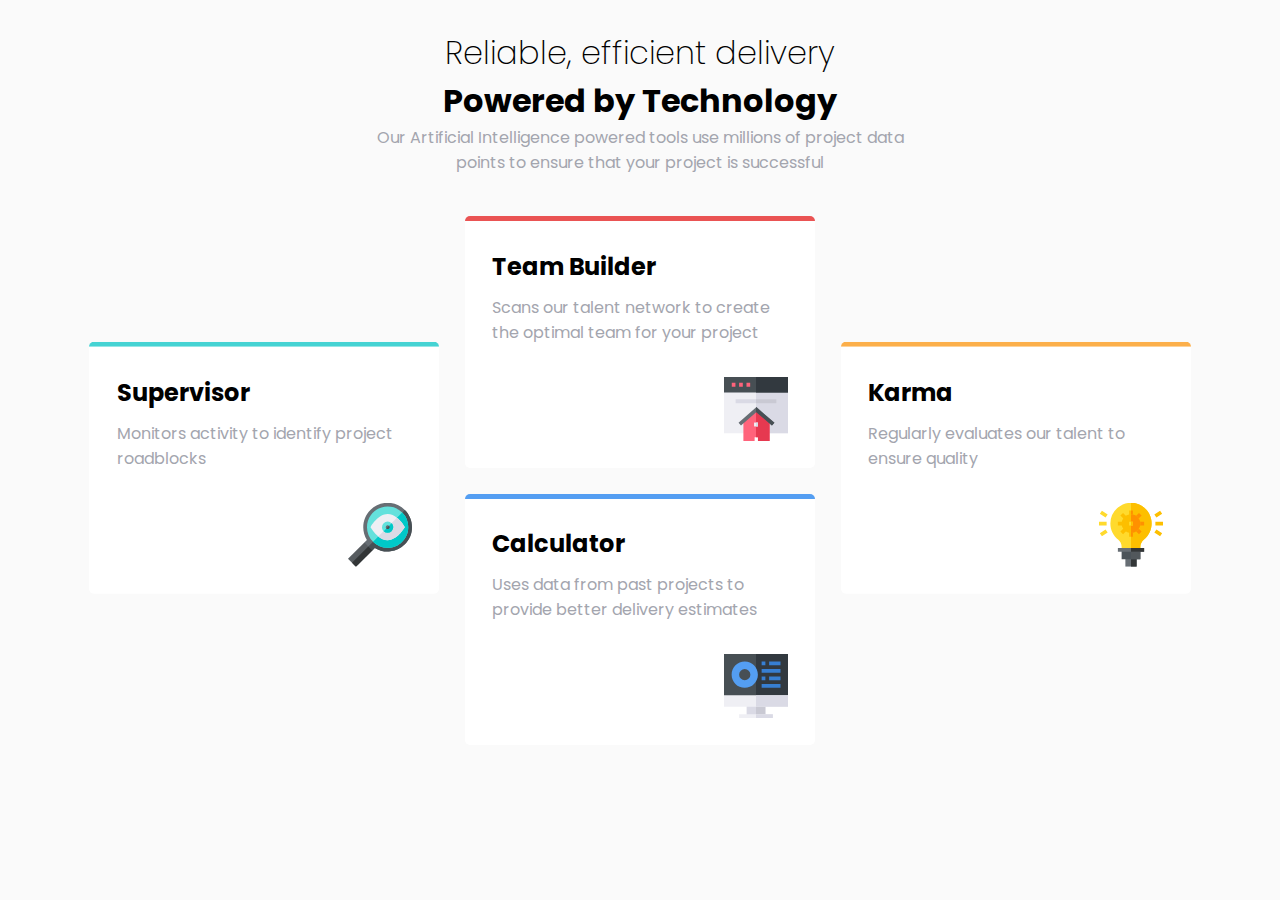
<file: index.html>
<!DOCTYPE html>
<html lang="en">
<head>
  <meta charset="UTF-8">
  <!--<meta name="viewport" content="width=device-width, initial-scale=1.0">--> <!-- displays site properly based on user's device -->

  <link rel="icon" type="image/png" sizes="32x32" href="./images/favicon-32x32.png">
  
  <link rel="preconnect" href="https://fonts.googleapis.com">
		<link rel="preconnect" href="https://fonts.gstatic.com" crossorigin>
		<link href="https://fonts.googleapis.com/css2?family=Poppins:wght@200;400;600&display=swap" rel="stylesheet">
  
  <title>Four card feature section</title>
		<link rel="stylesheet" href="style.css"></link>
  </style>
</head>
<body>
		<section class="container">
				<header class="header">
						<h1>Reliable, efficient delivery</h1>
						<h1>Powered by Technology</h1>
						<p>Our Artificial Intelligence powered tools use millions of project data points 
  to ensure that your project is successful</p>
				</header>
  
  		<section class="cards">
  				<div class="cards__card card--supervisor">
  						<h2 class="cards__header">Supervisor</h2>
  						<p class="cards__description">Monitors activity to identify project roadblocks</p>
  						<img src="images/icon-supervisor.svg" alt="" class="cards__img">
  				</div>
  				<div class="cards__card card--team-builder">
  						<h2 class="cards__header">Team Builder</h2>
  						<p class="cards__description">Scans our talent network to create the optimal team for your project</p>
  						<img src="images/icon-team-builder.svg" alt="" class="cards__img">
  				</div>
  				<div class="cards__card card--karma">
  						<h2 class="cards__header">Karma</h2>
  						<p class="cards__description">Regularly evaluates our talent to ensure quality</p>
  						<img src="images/icon-karma.svg" alt="" class="cards__img">
  				</div>
  				<div class="cards__card card--calculator">
  						<h2 class="cards__header">Calculator</h2>
  						<p class="cards__description">Uses data from past projects to provide better delivery estimates</p>
  						<img src="images/icon-calculator.svg" alt="" class="cards__img">
  				</div>
  		</section>
  </section>
  		

</body>
</html>
</file>
<file: style.css>
* {
		margin: 0;
		padding: 0;
		box-sizing: border-box;
}

body {
		background-color: hsl(0, 0%, 98%);
		font-family: 'Poppins', sans-serif;
}

header {
		text-align: center;
		margin: 1.8em auto;
}

header h1:nth-child(1) {
		font-weight: 200;
}

header p {
		margin-top: .7em;
		padding: 0 .5em;
}

p {
		color: hsl(229, 6%, 66%);
}

.cards {
		display: flex;
		justify-content: center;
		flex-wrap: wrap;
		max-width: 1140px;
		margin: auto;
}

.cards__card {
		width: 90%;
		background-color: #ffffff;
		padding: 1.4em;
		margin: .8em;
		border-radius: 5px;
}

.cards__description {
		margin-top: .7em;
}

.cards__img {
		float: right;
		margin-top: 2em;
}

.card--supervisor {
		border-top: 5px solid hsl(180, 62%, 55%);
}

.card--team-builder {
		border-top: 5px solid hsl(0, 78%, 62%);
}

.card--karma {
		border-top: 5px solid hsl(34, 97%, 64%);
}

.card--calculator {
		border-top: 5px solid hsl(212, 86%, 64%);
}

@media screen and (min-width:768px) {
		.container {
				position: relative;
  		/*transform: translateY(30%);*/
  		top: 50%;
		}
		header p {
				width: 550px;
				margin: auto;
		}
		.cards__card {
				width: 350px;
				padding: 1.7em;
		}
}


		
		
		
		
		


		
		
		
		
		
		

@keyframes animate {
		from {
				transform: translateX(0px);
		}
		to {
				transform: translateX(180px);
		}
}

@media screen and (min-width:1000px) {
		.cards__card {
				width: 315px;
		}
	 .cards__card:nth-of-type(odd) {
	 		transform: translateY(50%);
	 }
}

@media screen and (min-width:1200px) {
		.cards__card {
				width: 350px;
		}
}
</file>
